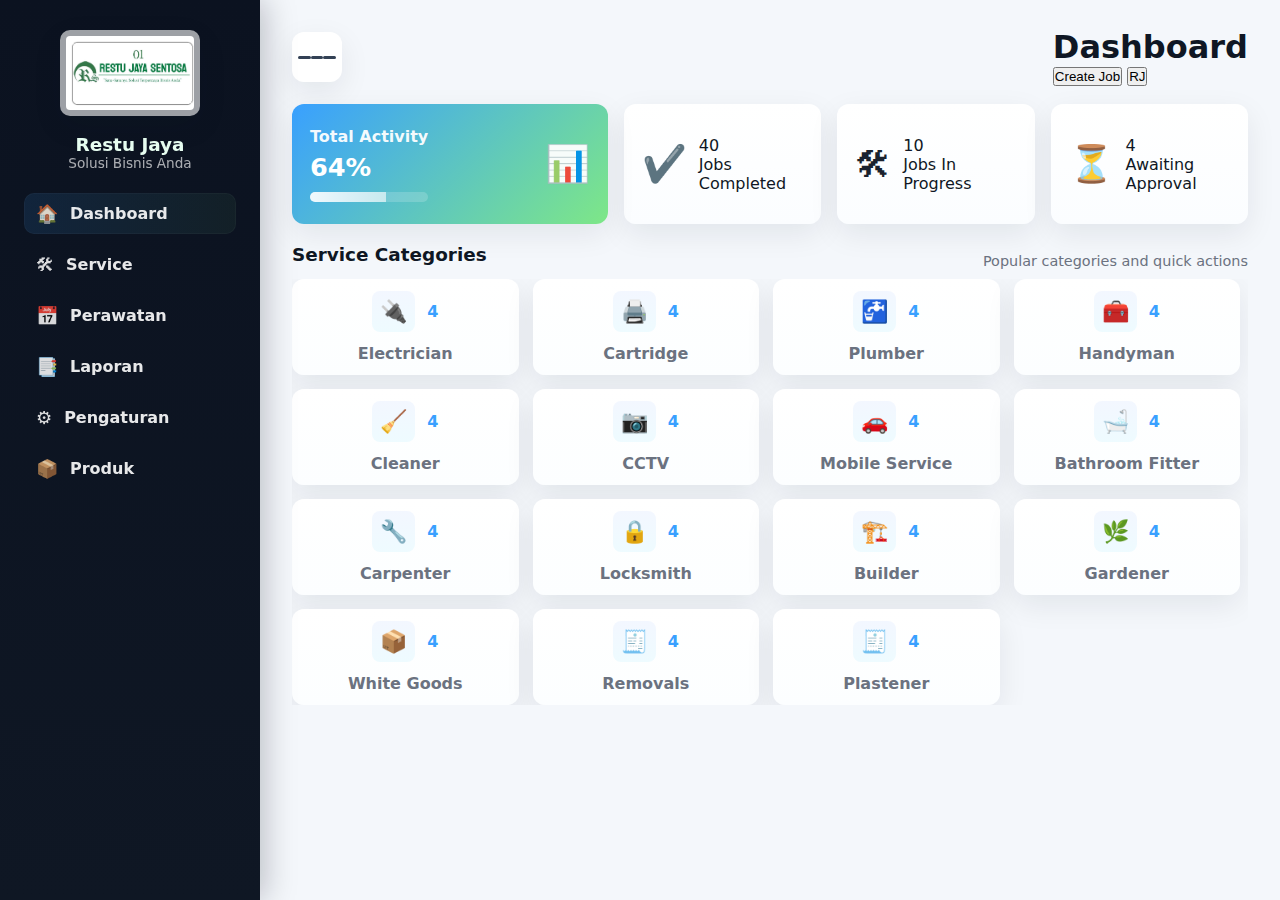
<file: index.html>
<!DOCTYPE html>
<html lang="id">
<head>
  <meta charset="utf-8" />
  <meta name="viewport" content="width=device-width,initial-scale=1" />
  <title>Dashboard - Restu Jaya Sentosa</title>
  <link rel="stylesheet" href="style.css">
</head>
<body>
  <div id="overlay" class="overlay"></div>

  <!-- SIDEBAR -->
  <aside id="sidebar" class="sidebar">
    <div class="brand">
      <img src="Restu Sentosa.jpg" alt="Logo" class="brand-logo">
      <div class="brand-text">
        <h2 class="brand-title">Restu Jaya</h2>
        <p class="tag">Solusi Bisnis Anda</p>
      </div>
    </div>

   <nav class="menu" aria-label="Main menu">
  <a href="index.html" class="menu-item">
    <span class="icon">🏠</span><span class="label">Dashboard</span>
  </a>
  <a href="service.html" class="menu-item">
    <span class="icon">🛠</span><span class="label">Service</span>
  </a>
  <a href="perawatan.html" class="menu-item">
    <span class="icon">📅</span><span class="label">Perawatan</span>
  </a>
  <a href="laporan.html" class="menu-item">
    <span class="icon">📑</span><span class="label">Laporan</span>
  </a>
  <a href="pengaturan.html" class="menu-item">
    <span class="icon">⚙</span><span class="label">Pengaturan</span>
  </a>
  <a href="product.html" class="menu-item active">
    <span class="icon">📦</span><span class="label">Produk</span>
  </a>
</nav>


    
  </aside>

  <!-- MAIN -->
  <div id="main" class="main">
    <header class="topbar">
      <button id="btnBurger" class="burger" aria-label="Toggle menu">
        <span class="burger-line"></span><span class="burger-line"></span><span class="burger-line"></span>
      </button>

      <div class="top-right">
        <h1>Dashboard</h1>
        <div class="top-actions">
          <button class="btn-ghost">Create Job</button>
          <button class="avatar">RJ</button>
        </div>
      </div>
    </header>

    <section class="page">
      <!-- KPI row -->
      <div class="kpi-row">
        <div class="kpi kpi-gradient">
          <div class="kpi-left">
            <div class="kpi-title">Total Activity</div>
            <div class="kpi-percent">64%</div>
            <div class="kpi-bar"><span style="width:64%"></span></div>
          </div>
          <div class="kpi-icon">📊</div>
        </div>

        <div class="kpi card-soft">
          <div class="kpi-icon large">✔️</div>
          <div class="kpi-right">
            <div class="kpi-number">40</div>
            <div class="kpi-label">Jobs Completed</div>
          </div>
        </div>

        <div class="kpi card-soft">
          <div class="kpi-icon large">🛠</div>
          <div class="kpi-right">
            <div class="kpi-number">10</div>
            <div class="kpi-label">Jobs In Progress</div>
          </div>
        </div>

        <div class="kpi card-soft">
          <div class="kpi-icon large">⏳</div>
          <div class="kpi-right">
            <div class="kpi-number">4</div>
            <div class="kpi-label">Awaiting Approval</div>
          </div>
        </div>
      </div>

      <!-- Service grid title -->
      <div class="section-header">
        <h2>Service Categories</h2>
        <p class="muted">Popular categories and quick actions</p>
      </div>

      <!-- service grid (banyak tile seperti permintaan) -->
      <div class="service-grid long">
        <!-- repeatable tile -->
        <div class="service-card">
          <div class="svc-top"><div class="svc-ico">🔌</div><div class="svc-num">4</div></div>
          <div class="svc-label">Electrician</div>
        </div>

        <div class="service-card">
          <div class="svc-top"><div class="svc-ico">🖨️</div><div class="svc-num">4</div></div>
          <div class="svc-label">Cartridge</div>
        </div>

        <div class="service-card">
          <div class="svc-top"><div class="svc-ico">🚰</div><div class="svc-num">4</div></div>
          <div class="svc-label">Plumber</div>
        </div>

        <div class="service-card">
          <div class="svc-top"><div class="svc-ico">🧰</div><div class="svc-num">4</div></div>
          <div class="svc-label">Handyman</div>
        </div>

        <div class="service-card">
          <div class="svc-top"><div class="svc-ico">🧹</div><div class="svc-num">4</div></div>
          <div class="svc-label">Cleaner</div>
        </div>

        <div class="service-card">
          <div class="svc-top"><div class="svc-ico">📷</div><div class="svc-num">4</div></div>
          <div class="svc-label">CCTV</div>
        </div>

        <div class="service-card">
          <div class="svc-top"><div class="svc-ico">🚗</div><div class="svc-num">4</div></div>
          <div class="svc-label">Mobile Service</div>
        </div>

        <div class="service-card">
          <div class="svc-top"><div class="svc-ico">🛁</div><div class="svc-num">4</div></div>
          <div class="svc-label">Bathroom Fitter</div>
        </div>

        <!-- duplicate more tiles to make the page long -->
        <div class="service-card"><div class="svc-top"><div class="svc-ico">🔧</div><div class="svc-num">4</div></div><div class="svc-label">Carpenter</div></div>
        <div class="service-card"><div class="svc-top"><div class="svc-ico">🔒</div><div class="svc-num">4</div></div><div class="svc-label">Locksmith</div></div>
        <div class="service-card"><div class="svc-top"><div class="svc-ico">🏗️</div><div class="svc-num">4</div></div><div class="svc-label">Builder</div></div>
        <div class="service-card"><div class="svc-top"><div class="svc-ico">🌿</div><div class="svc-num">4</div></div><div class="svc-label">Gardener</div></div>
        <div class="service-card"><div class="svc-top"><div class="svc-ico">📦</div><div class="svc-num">4</div></div><div class="svc-label">White Goods</div></div>
        <div class="service-card"><div class="svc-top"><div class="svc-ico">🧾</div><div class="svc-num">4</div></div><div class="svc-label">Removals</div></div>
        <div class="service-card"><div class="svc-top"><div class="svc-ico">🧾</div><div class="svc-num">4</div></div><div class="svc-label">Plastener</div></div>
      </div>

    </section>
  </div>

  <script src="toggle.js"></script>
</body>
</html>
</file>
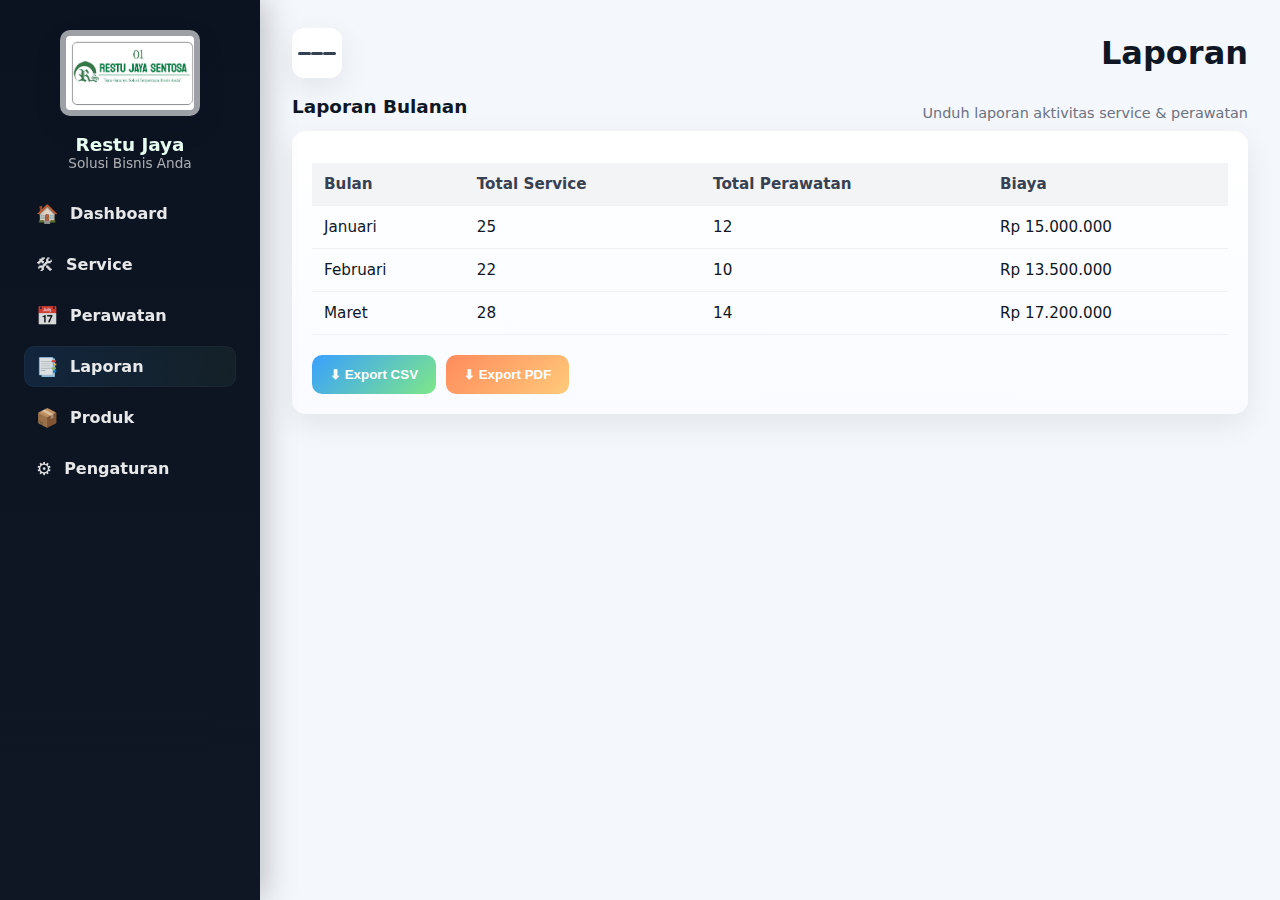
<file: laporan.html>
<!DOCTYPE html>
<html lang="id">
<head>
  <meta charset="UTF-8">
  <meta name="viewport" content="width=device-width,initial-scale=1">
  <title>Laporan - Restu Jaya Sentosa</title>
  <link rel="stylesheet" href="style.css">
</head>
<body>
  <div id="overlay" class="overlay"></div>

  <!-- SIDEBAR -->
  <aside id="sidebar" class="sidebar">
    <div class="brand">
      <img src="Restu Sentosa.jpg" alt="Logo" class="brand-logo">
      <div class="brand-text">
        <h2 class="brand-title">Restu Jaya</h2>
        <p class="tag">Solusi Bisnis Anda</p>
      </div>
    </div>

    <nav class="menu" aria-label="Main menu">
      <a href="index.html" class="menu-item">
        <span class="icon">🏠</span><span class="label">Dashboard</span>
      </a>
      <a href="service.html" class="menu-item">
        <span class="icon">🛠</span><span class="label">Service</span>
      </a>
      <a href="perawatan.html" class="menu-item">
        <span class="icon">📅</span><span class="label">Perawatan</span>
      </a>
      <a href="laporan.html" class="menu-item active">
        <span class="icon">📑</span><span class="label">Laporan</span>
      </a>
      <a href="product.html" class="menu-item">
        <span class="icon">📦</span><span class="label">Produk</span>
      </a>
      <a href="pengaturan.html" class="menu-item">
        <span class="icon">⚙</span><span class="label">Pengaturan</span>
      </a>
    </nav>

    <footer class="sidebar-footer">© 2025 Restu Jaya Sentosa</footer>
  </aside>

  <!-- MAIN -->
  <div id="main" class="main">
    <header class="topbar">
      <button id="btnBurger" class="burger" aria-label="Toggle menu">
        <span class="burger-line"></span>
        <span class="burger-line"></span>
        <span class="burger-line"></span>
      </button>
      <h1>Laporan</h1>
    </header>

    <section class="page">
      <div class="section-header">
        <h2>Laporan Bulanan</h2>
        <p class="muted">Unduh laporan aktivitas service & perawatan</p>
      </div>

      <div class="card-modern">
        <table class="table table-modern">
          <thead>
            <tr>
              <th>Bulan</th>
              <th>Total Service</th>
              <th>Total Perawatan</th>
              <th>Biaya</th>
            </tr>
          </thead>
          <tbody>
            <tr>
              <td>Januari</td><td>25</td><td>12</td><td>Rp 15.000.000</td>
            </tr>
            <tr>
              <td>Februari</td><td>22</td><td>10</td><td>Rp 13.500.000</td>
            </tr>
            <tr>
              <td>Maret</td><td>28</td><td>14</td><td>Rp 17.200.000</td>
            </tr>
          </tbody>
        </table>

        <div style="margin-top:20px; display:flex; gap:10px">
          <button class="btn-gradient">⬇ Export CSV</button>
          <button class="btn-gradient" style="background:linear-gradient(135deg,#ff8b5d,#ffca7a)">⬇ Export PDF</button>
        </div>
      </div>
    </section>
  </div>

  <script src="toggle.js"></script>
</body>
</html>
</file>
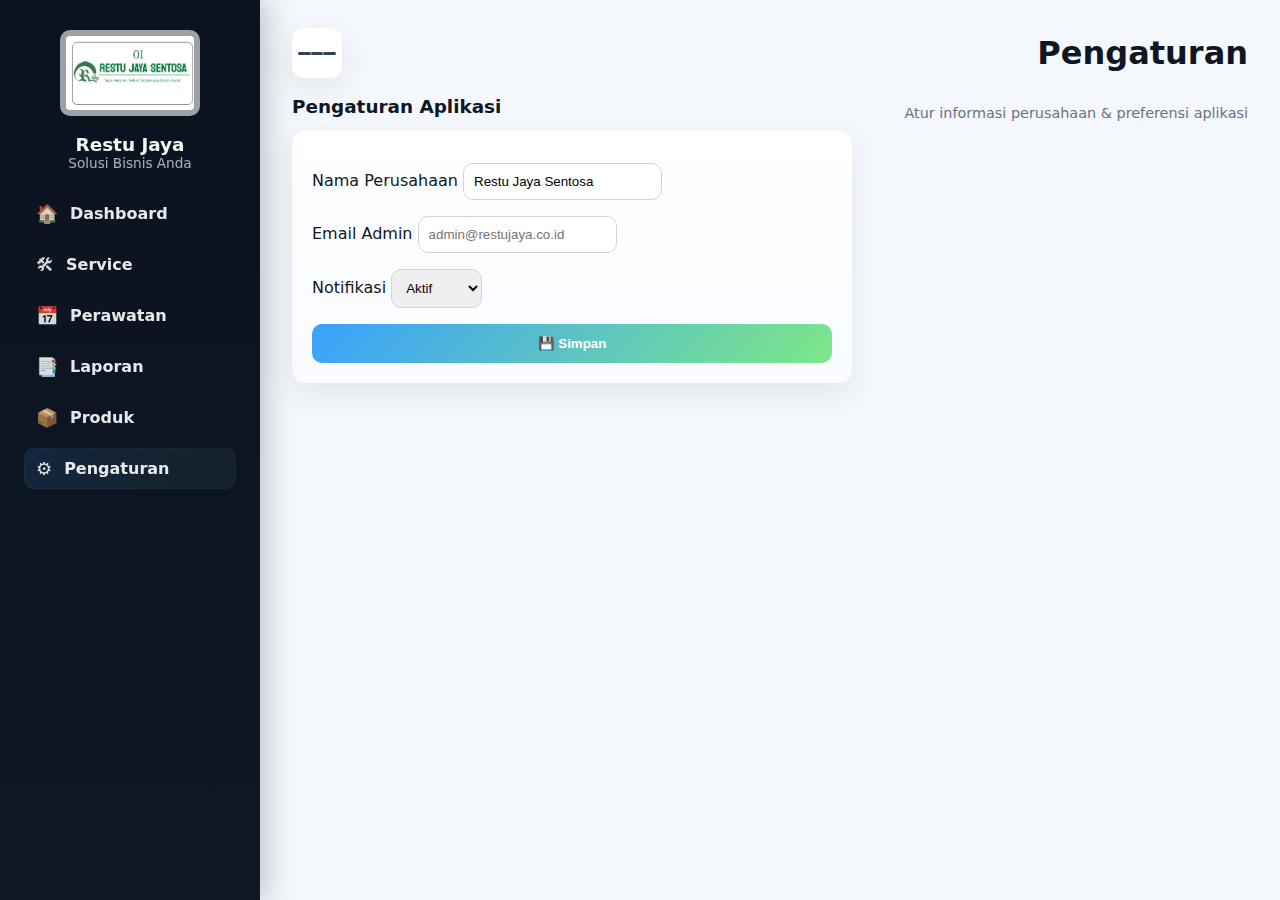
<file: pengaturan.html>
<!DOCTYPE html>
<html lang="id">
<head>
  <meta charset="UTF-8">
  <meta name="viewport" content="width=device-width,initial-scale=1">
  <title>Pengaturan - Restu Jaya Sentosa</title>
  <link rel="stylesheet" href="style.css">
</head>
<body>
  <div id="overlay" class="overlay"></div>

  <!-- SIDEBAR -->
  <aside id="sidebar" class="sidebar">
    <div class="brand">
      <img src="Restu Sentosa.jpg" alt="Logo" class="brand-logo">
      <div class="brand-text">
        <h2 class="brand-title">Restu Jaya</h2>
        <p class="tag">Solusi Bisnis Anda</p>
      </div>
    </div>

    <nav class="menu" aria-label="Main menu">
      <a href="index.html" class="menu-item">
        <span class="icon">🏠</span><span class="label">Dashboard</span>
      </a>
      <a href="service.html" class="menu-item">
        <span class="icon">🛠</span><span class="label">Service</span>
      </a>
      <a href="perawatan.html" class="menu-item">
        <span class="icon">📅</span><span class="label">Perawatan</span>
      </a>
      <a href="laporan.html" class="menu-item">
        <span class="icon">📑</span><span class="label">Laporan</span>
      </a>
      <a href="product.html" class="menu-item">
        <span class="icon">📦</span><span class="label">Produk</span>
      </a>
      <a href="pengaturan.html" class="menu-item active">
        <span class="icon">⚙</span><span class="label">Pengaturan</span>
      </a>
    </nav>

    <footer class="sidebar-footer">© 2025 Restu Jaya Sentosa</footer>
  </aside>

  <!-- MAIN -->
  <div id="main" class="main">
    <header class="topbar">
      <button id="btnBurger" class="burger" aria-label="Toggle menu">
        <span class="burger-line"></span>
        <span class="burger-line"></span>
        <span class="burger-line"></span>
      </button>
      <h1>Pengaturan</h1>
    </header>

    <section class="page">
      <div class="section-header">
        <h2>Pengaturan Aplikasi</h2>
        <p class="muted">Atur informasi perusahaan & preferensi aplikasi</p>
      </div>

      <div class="card-modern" style="max-width:560px">
        <form class="form-modern">
          <label>
            Nama Perusahaan
            <input type="text" value="Restu Jaya Sentosa">
          </label>
          <label>
            Email Admin
            <input type="email" placeholder="admin@restujaya.co.id">
          </label>
          <label>
            Notifikasi
            <select>
              <option>Aktif</option>
              <option>Nonaktif</option>
            </select>
          </label>
          <button type="button" class="btn-gradient">💾 Simpan</button>
        </form>
      </div>
    </section>
  </div>

  <script src="toggle.js"></script>
</body>
</html>
</file>
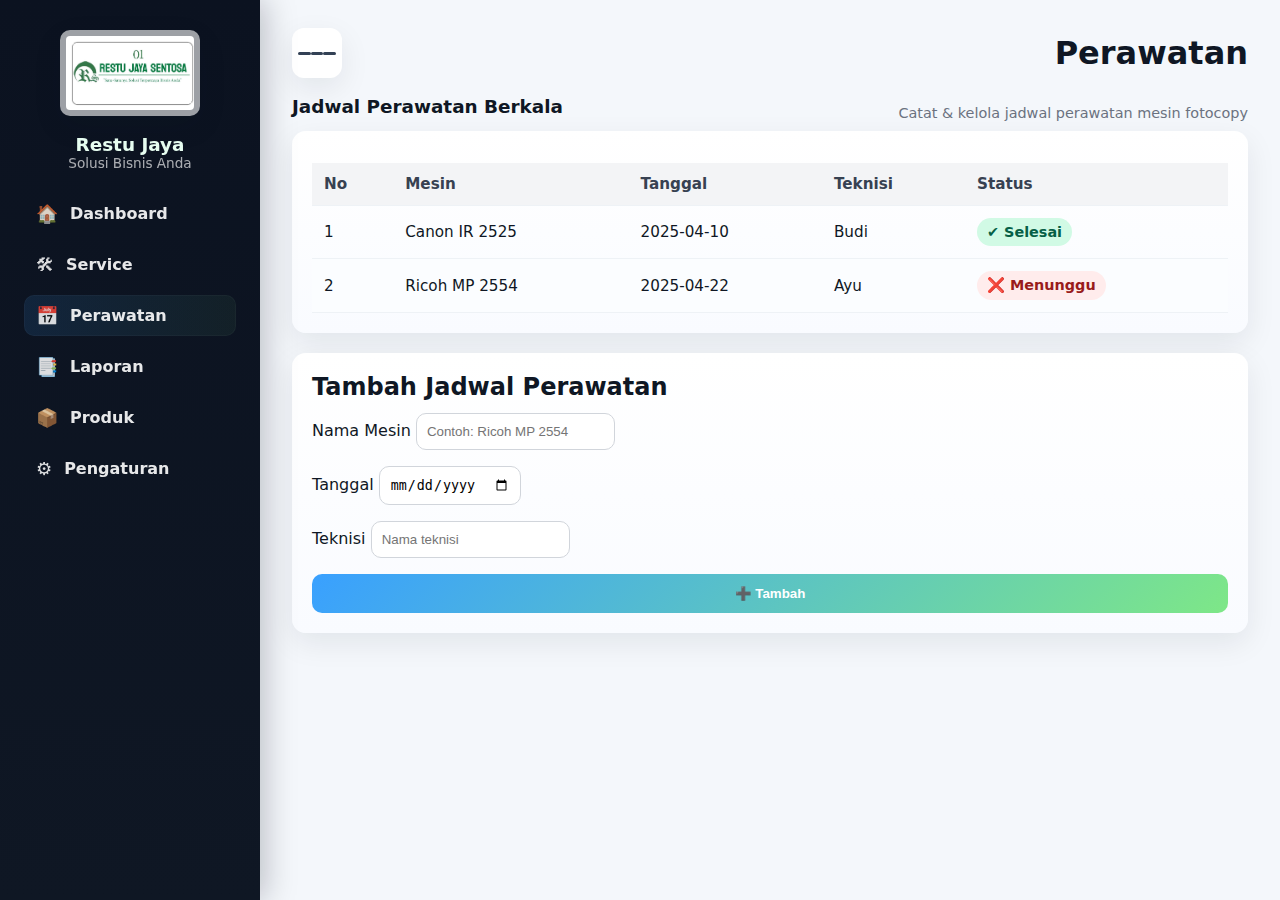
<file: perawatan.html>
<!DOCTYPE html>
<html lang="id">
<head>
  <meta charset="UTF-8">
  <meta name="viewport" content="width=device-width,initial-scale=1">
  <title>Perawatan - Restu Jaya Sentosa</title>
  <link rel="stylesheet" href="style.css">
</head>
<body>
  <div id="overlay" class="overlay"></div>

  <!-- SIDEBAR -->
  <aside id="sidebar" class="sidebar">
    <div class="brand">
      <img src="Restu Sentosa.jpg" alt="Logo" class="brand-logo">
      <div class="brand-text">
        <h2 class="brand-title">Restu Jaya</h2>
        <p class="tag">Solusi Bisnis Anda</p>
      </div>
    </div>

    <nav class="menu" aria-label="Main menu">
      <a href="index.html" class="menu-item">
        <span class="icon">🏠</span><span class="label">Dashboard</span>
      </a>
      <a href="service.html" class="menu-item">
        <span class="icon">🛠</span><span class="label">Service</span>
      </a>
      <a href="perawatan.html" class="menu-item active">
        <span class="icon">📅</span><span class="label">Perawatan</span>
      </a>
      <a href="laporan.html" class="menu-item">
        <span class="icon">📑</span><span class="label">Laporan</span>
      </a>
      <a href="product.html" class="menu-item">
        <span class="icon">📦</span><span class="label">Produk</span>
      </a>
      <a href="pengaturan.html" class="menu-item">
        <span class="icon">⚙</span><span class="label">Pengaturan</span>
      </a>
    </nav>

    <footer class="sidebar-footer">© 2025 Restu Jaya Sentosa</footer>
  </aside>

  <!-- MAIN -->
  <div id="main" class="main">
    <header class="topbar">
      <button id="btnBurger" class="burger" aria-label="Toggle menu">
        <span class="burger-line"></span>
        <span class="burger-line"></span>
        <span class="burger-line"></span>
      </button>
      <h1>Perawatan</h1>
    </header>

    <section class="page">
      <div class="section-header">
        <h2>Jadwal Perawatan Berkala</h2>
        <p class="muted">Catat & kelola jadwal perawatan mesin fotocopy</p>
      </div>

      <!-- Tabel perawatan -->
      <div class="card-modern">
        <table class="table table-modern">
          <thead>
            <tr>
              <th>No</th>
              <th>Mesin</th>
              <th>Tanggal</th>
              <th>Teknisi</th>
              <th>Status</th>
            </tr>
          </thead>
          <tbody>
            <tr>
              <td>1</td><td>Canon IR 2525</td><td>2025-04-10</td><td>Budi</td>
              <td><span class="status done">✔ Selesai</span></td>
            </tr>
            <tr>
              <td>2</td><td>Ricoh MP 2554</td><td>2025-04-22</td><td>Ayu</td>
              <td><span class="status pending">❌ Menunggu</span></td>
            </tr>
          </tbody>
        </table>
      </div>

      <!-- Form tambah perawatan -->
      <div class="card-modern">
        <h2>Tambah Jadwal Perawatan</h2>
        <form class="form-modern">
          <label>
            Nama Mesin
            <input type="text" placeholder="Contoh: Ricoh MP 2554">
          </label>
          <label>
            Tanggal
            <input type="date">
          </label>
          <label>
            Teknisi
            <input type="text" placeholder="Nama teknisi">
          </label>
          <button type="button" class="btn-gradient">➕ Tambah</button>
        </form>
      </div>
    </section>
  </div>

  <script src="toggle.js"></script>
</body>
</html>
</file>
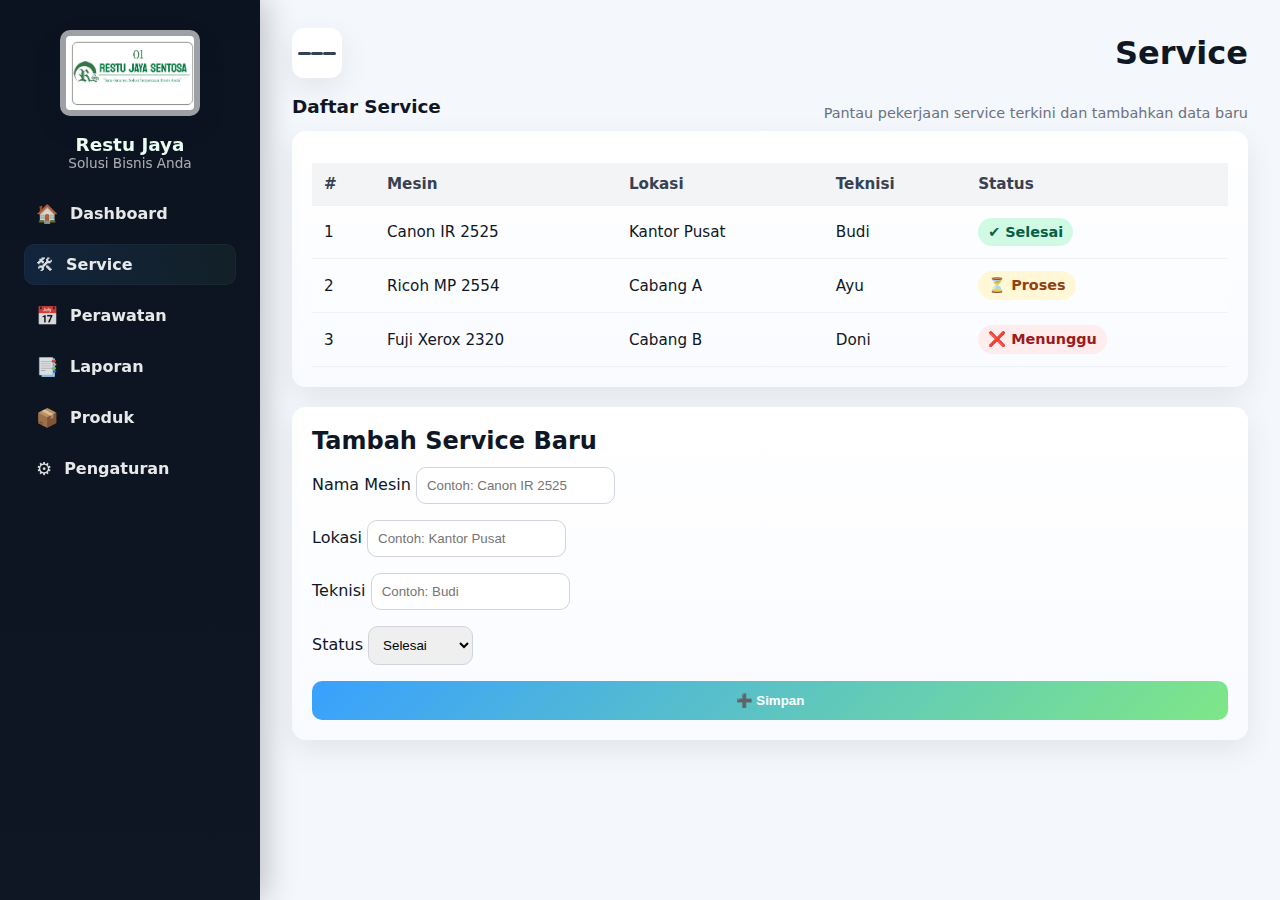
<file: service.html>
<!DOCTYPE html>
<html lang="id">
<head>
  <meta charset="UTF-8">
  <meta name="viewport" content="width=device-width,initial-scale=1">
  <title>Service - Restu Jaya Sentosa</title>
  <link rel="stylesheet" href="style.css">
</head>
<body>
  <div id="overlay" class="overlay"></div>

  <!-- SIDEBAR -->
  <aside id="sidebar" class="sidebar">
    <div class="brand">
      <img src="Restu Sentosa.jpg" alt="Logo" class="brand-logo">
      <div class="brand-text">
        <h2 class="brand-title">Restu Jaya</h2>
        <p class="tag">Solusi Bisnis Anda</p>
      </div>
    </div>

    <nav class="menu" aria-label="Main menu">
      <a href="index.html" class="menu-item">
        <span class="icon">🏠</span><span class="label">Dashboard</span>
      </a>
      <a href="service.html" class="menu-item active">
        <span class="icon">🛠</span><span class="label">Service</span>
      </a>
      <a href="perawatan.html" class="menu-item">
        <span class="icon">📅</span><span class="label">Perawatan</span>
      </a>
      <a href="laporan.html" class="menu-item">
        <span class="icon">📑</span><span class="label">Laporan</span>
      </a>
      <a href="product.html" class="menu-item">
        <span class="icon">📦</span><span class="label">Produk</span>
      </a>
      <a href="pengaturan.html" class="menu-item">
        <span class="icon">⚙</span><span class="label">Pengaturan</span>
      </a>
    </nav>

    <footer class="sidebar-footer">© 2025 Restu Jaya Sentosa</footer>
  </aside>

  <!-- MAIN -->
  <div id="main" class="main">
    <header class="topbar">
      <button id="btnBurger" class="burger" aria-label="Toggle menu">
        <span class="burger-line"></span>
        <span class="burger-line"></span>
        <span class="burger-line"></span>
      </button>
      <h1>Service</h1>
    </header>

    <section class="page">
      <div class="section-header">
        <h2>Daftar Service</h2>
        <p class="muted">Pantau pekerjaan service terkini dan tambahkan data baru</p>
      </div>

      <!-- Tabel daftar service -->
      <div class="card-modern">
        <table class="table table-modern">
          <thead>
            <tr>
              <th>#</th>
              <th>Mesin</th>
              <th>Lokasi</th>
              <th>Teknisi</th>
              <th>Status</th>
            </tr>
          </thead>
          <tbody>
            <tr>
              <td>1</td><td>Canon IR 2525</td><td>Kantor Pusat</td><td>Budi</td>
              <td><span class="status done">✔ Selesai</span></td>
            </tr>
            <tr>
              <td>2</td><td>Ricoh MP 2554</td><td>Cabang A</td><td>Ayu</td>
              <td><span class="status progress">⏳ Proses</span></td>
            </tr>
            <tr>
              <td>3</td><td>Fuji Xerox 2320</td><td>Cabang B</td><td>Doni</td>
              <td><span class="status pending">❌ Menunggu</span></td>
            </tr>
          </tbody>
        </table>
      </div>

      <!-- Form tambah service -->
      <div class="card-modern">
        <h2>Tambah Service Baru</h2>
        <form class="form-modern" id="addServiceForm">
          <label>
            Nama Mesin
            <input type="text" id="mName" placeholder="Contoh: Canon IR 2525">
          </label>
          <label>
            Lokasi
            <input type="text" id="mLoc" placeholder="Contoh: Kantor Pusat">
          </label>
          <label>
            Teknisi
            <input type="text" id="mTech" placeholder="Contoh: Budi">
          </label>
          <label>
            Status
            <select id="mStatus">
              <option value="done">Selesai</option>
              <option value="progress">Proses</option>
              <option value="pending">Menunggu</option>
            </select>
          </label>
          <button type="submit" class="btn-gradient">➕ Simpan</button>
        </form>
      </div>
    </section>
  </div>

  <script src="toggle.js"></script>
  <script>
    document.getElementById('addServiceForm').addEventListener('submit', e => {
      e.preventDefault();
      const tbody = document.querySelector('.table tbody');
      const no = tbody.children.length + 1;
      const name = mName.value || '-';
      const loc = mLoc.value || '-';
      const tech = mTech.value || '-';
      const status = mStatus.value;
      const label = status === 'done'
        ? '✔ Selesai'
        : status === 'progress'
        ? '⏳ Proses'
        : '❌ Menunggu';
      const tr = document.createElement('tr');
      tr.innerHTML = `
        <td>${no}</td>
        <td>${name}</td>
        <td>${loc}</td>
        <td>${tech}</td>
        <td><span class="status ${status}">${label}</span></td>`;
      tbody.appendChild(tr);
      e.target.reset();
    });
  </script>
</body>
</html>
</file>
<file: style.css>
:root{
  --bg:#f4f7fb;
  --sidebar:#0f1724;
  --card:#ffffff;
  --accent1:#39a0ff;
  --accent2:#7ee787;
  --accent3:#ffb86b;
  --muted:#6b7280;
  --shadow: 0 10px 30px rgba(16,24,40,0.08);
  --radius:14px;
  --glass: rgba(255,255,255,0.6);
}

/* Reset */
*{box-sizing:border-box;margin:0;padding:0}
html,body{height:100%}
body{
  font-family:Inter, system-ui, -apple-system, "Segoe UI", Roboto, "Helvetica Neue", Arial;
  background:var(--bg);color:#0f1724;-webkit-font-smoothing:antialiased;
}

/* Overlay */
.overlay{position:fixed;inset:0;background:rgba(0,0,0,0.35);opacity:0;visibility:hidden;transition:opacity .22s,visibility .22s;z-index:80}
.overlay.show{opacity:1;visibility:visible}

/* Sidebar */
.sidebar{position:fixed;left:0;top:0;bottom:0;width:260px;background:linear-gradient(180deg,#0b1220 0%, #0f1724 100%);color:#fff;padding:24px;display:flex;flex-direction:column;gap:18px;z-index:90;transition:width .28s ease,transform .28s;box-shadow: 4px 0 30px rgba(2,6,23,0.25)}
.sidebar.collapsed{ width:84px;padding-left:12px;padding-right:12px;}

/* Brand */
.brand{text-align:center}
.brand-logo{ width:140px;height:auto;border-radius:10px;margin:6px auto 8px;background:var(--glass);padding:6px;box-shadow:var(--shadow)}
.sidebar.collapsed .brand-logo{ width:48px }
.brand-text{ margin-top:6px }
.brand-title{ font-size:1.15rem; font-weight:700; color:#e6fdf0 }
.tag{ color:rgba(255,255,255,0.65); font-size:0.85rem }

/* Menu */
.menu{ display:flex;flex-direction:column;gap:10px;margin-top:4px }
.menu-item{ display:flex;align-items:center;gap:12px;padding:10px 12px;border-radius:10px;color:rgba(255,255,255,0.9);text-decoration:none;transition:background .18s, transform .12s }
.menu-item .icon{ font-size:18px; opacity:0.95 }
.menu-item .label{ font-weight:600; white-space:nowrap }
.menu-item:hover{ background: rgba(255,255,255,0.04); transform:translateY(-2px) }
.menu-item.active{ background:linear-gradient(90deg, rgba(57,160,255,0.12), rgba(126,231,135,0.06)); box-shadow: inset 0 0 0 1px rgba(255,255,255,0.03) }
.sidebar.collapsed .menu-item{ justify-content:center;padding:12px }
.sidebar.collapsed .menu-item .label{ display:none }

/* Sidebar products */
.sidebar-products{ margin-top:12px; border-top:1px solid rgba(255,255,255,0.03); padding-top:12px }
.prod-header{ display:flex; align-items:center; justify-content:space-between; gap:8px; margin-bottom:8px; padding-right:4px }
.prod-header strong{ color:rgba(255,255,255,0.95); font-size:0.95rem }
.prod-toggle{ background:transparent; border:0; color:rgba(255,255,255,0.75); cursor:pointer; font-size:14px; padding:4px 6px; border-radius:6px }
.prod-toggle:hover{ background:rgba(255,255,255,0.03) }
.prod-list{ display:grid; grid-template-columns: repeat(2, minmax(0,1fr)); gap:8px; max-height:320px; overflow:auto; padding-right:6px }
.prod-item{ display:flex; align-items:center; gap:10px; border-radius:8px; padding:6px; text-decoration:none; color:rgba(255,255,255,0.95); cursor:pointer; transition:background .12s, transform .08s; background: transparent; }
.prod-item:hover{ background: rgba(255,255,255,0.03); transform:translateY(-2px) }
.prod-item img{ width:52px; height:40px; object-fit:cover; border-radius:6px; flex-shrink:0; box-shadow: 0 6px 18px rgba(2,6,23,0.35); background:#f3f4f6; display:block }
.prod-item span{ display:inline-block; font-size:0.85rem; color:rgba(255,255,255,0.9); font-weight:700; min-width:22px; text-align:left; margin-left:4px }
.sidebar.collapsed .sidebar-products{ display:none }

/* Main */
.main{ margin-left:260px; padding:28px 32px; transition:margin-left .28s ease; min-height:100vh }
.sidebar.collapsed ~ .main{ margin-left:84px }

/* Topbar */
.topbar{ display:flex;align-items:center;justify-content:space-between;gap:12px;margin-bottom:18px }
.burger{ width:50px;height:50px;border-radius:12px;border:0;background:var(--card);box-shadow:var(--shadow);cursor:pointer;display:flex;align-items:center;justify-content:center;padding:6px }
.burger .burger-line{ display:block;width:24px;height:3px;background:#334155;border-radius:3px;margin:4px 0;transition:transform .28s,opacity .28s }
.burger.expanded .burger-line:nth-child(1){ transform: translateY(7px) rotate(45deg) }
.burger.expanded .burger-line:nth-child(2){ opacity:0 }
.burger.expanded .burger-line:nth-child(3){ transform: translateY(-7px) rotate(-45deg) }

/* KPI row */
.kpi-row{ display:grid; grid-template-columns: 1.6fr repeat(3,1fr); gap:16px; margin-bottom:20px; align-items:stretch }
.kpi{ background:var(--card); border-radius:12px; padding:18px; box-shadow:var(--shadow); display:flex; align-items:center; gap:12px; justify-content:space-between; min-height:120px }
.kpi-gradient{ background: linear-gradient(135deg, var(--accent1), var(--accent2)); color:#062b1a; position:relative; overflow:hidden }
.kpi-left .kpi-title{ font-weight:700; color:rgba(255,255,255,0.95) }
.kpi-percent{ font-size:1.6rem; font-weight:800; margin-top:6px; color:#fff }
.kpi-bar{ height:10px; background: rgba(255,255,255,0.18); border-radius:999px; margin-top:10px; overflow:hidden }
.kpi-bar span{ display:block;height:100%; background:linear-gradient(90deg, rgba(255,255,255,0.9), rgba(255,255,255,0.6)); width:64%; transition:width .6s }
.kpi-icon{ font-size:36px; opacity:0.95 }
.card-soft{ background:linear-gradient(180deg, #ffffff, #fbfdff); }

/* Section header */
.section-header{ display:flex; align-items:flex-end; justify-content:space-between; margin:12px 0 10px }
.section-header h2{ font-size:1.15rem; margin-bottom:4px }
.section-header .muted{ color:var(--muted); font-size:0.9rem }

/* Service grid */
.service-grid{ display:grid; grid-template-columns: repeat(4,1fr); gap:14px; margin-bottom:30px }
.service-grid.long{ max-height:62vh; overflow:auto; padding-right:8px }
.service-card{ background:linear-gradient(180deg,#ffffff,#fcfeff); border-radius:12px;padding:12px;box-shadow:var(--shadow);text-align:center;display:flex;flex-direction:column;gap:12px;align-items:center;justify-content:center }
.svc-top{ display:flex; align-items:center; gap:12px }
.svc-ico{ font-size:22px; background:linear-gradient(180deg,#f3f7ff,#eefbff); padding:8px; border-radius:8px }
.svc-num{ color:var(--accent1); font-weight:800 }
.svc-label{ color:var(--muted); font-weight:700 }

/* Product grid (main) */
.product-grid{ display:grid; grid-template-columns: repeat(auto-fill,minmax(220px,1fr)); gap:16px; margin-bottom:26px }
.product-card{ background: linear-gradient(180deg,#ffffff,#fafcff); border-radius:12px; padding:12px; box-shadow: 0 8px 20px rgba(16,24,40,0.06); text-align:center; transition:transform .18s, box-shadow .18s; display:flex; flex-direction:column; gap:8px; align-items:center; position:relative }
.product-card:hover{ transform:translateY(-6px); box-shadow:0 18px 40px rgba(16,24,40,0.10) }
.product-card img{ width:100%; height:140px; object-fit:cover; border-radius:8px; display:block; background:#f3f4f6 }
.p-name{ font-weight:700; color:#0f1724; font-size:0.95rem }
.p-price{ color:#2563eb; font-weight:600 }
.p-stock{ position:absolute;top:8px;left:8px;background:#f1f5f9;padding:4px 8px;border-radius:8px;font-size:0.8rem }
.p-actions{ display:flex; justify-content:center; gap:8px; margin-top:8px }
.btn-small{ background:#e2e8f0; border:none; border-radius:6px; padding:4px 6px; cursor:pointer }
.btn-small:hover{ background:#cbd5e1 }

/* Modal Produk */
.modal{position:fixed;inset:0;display:none;align-items:center;justify-content:center;background:rgba(0,0,0,0.5);z-index:1000}
.modal.show{display:flex}
.modal-content{background:#fff;padding:20px;border-radius:14px;max-width:480px;width:100%;display:grid;gap:12px}
.preview-imgs{display:flex;gap:10px;flex-wrap:wrap;margin-top:8px}
.preview-box{position:relative}
.preview-box img{width:80px;height:60px;object-fit:cover;border-radius:8px}
.preview-box .remove{position:absolute;top:2px;right:2px;background:red;color:#fff;border:none;border-radius:50%;width:20px;height:20px;font-size:12px;cursor:pointer}

/* Lightbox Produk */
.lightbox{position:fixed;inset:0;background:rgba(0,0,0,0.8);display:none;align-items:center;justify-content:center;z-index:2000;flex-direction:column;color:#fff}
.lightbox.show{display:flex}
.lightbox img{max-width:80%;max-height:70%;border-radius:10px;margin-bottom:10px}
.lightbox .info{max-width:80%;text-align:center}
.lightbox button{background:rgba(255,255,255,0.2);border:none;color:#fff;font-size:20px;cursor:pointer;border-radius:8px;padding:6px 10px;margin:4px}
.lightbox .close{position:absolute;top:20px;right:20px}
.lightbox .nav{position:absolute;top:50%;transform:translateY(-50%)}
.lightbox .prev{left:20px}
.lightbox .next{right:20px}

/* Notifikasi */
.notif{position:fixed;bottom:20px;right:20px;background:linear-gradient(135deg,#39a0ff,#7ee787);color:#fff;padding:12px 20px;border-radius:10px;font-weight:600;box-shadow:0 6px 20px rgba(0,0,0,0.2);opacity:0;visibility:hidden;transition:opacity .3s,transform .3s,visibility .3s;transform:translateY(20px);z-index:3000}
.notif.show{opacity:1;visibility:visible;transform:translateY(0)}

/* Table / Form / Status */
.table{ width:100%; border-collapse:collapse; margin-top:12px; font-size:0.95rem }
.table th, .table td{ padding:12px; border-bottom:1px solid #eef2f6; text-align:left }
.table th{ background:#f3f4f6; color:#374151; font-weight:700; font-size:0.95rem }
.table tbody tr:nth-child(even){ background:#fbfdff }
.status{ display:inline-block; padding:6px 10px; border-radius:999px; font-size:0.9rem; font-weight:700 }
.status.done{ background:#d1fae5; color:#065f46 }
.status.progress{ background:#fff7d6; color:#92400e }
.status.pending{ background:#ffecec; color:#991b1b }
.form{ display:grid; gap:12px; margin-top:12px }
.form label{ display:flex; flex-direction:column; font-size:0.95rem; color:#374151 }
.form input, .form select, .form textarea{ padding:10px; border:1px solid #e6e9ef; border-radius:10px; margin-top:8px; background:#fff; box-shadow: inset 0 1px 0 rgba(16,24,40,0.02) }
.form input:focus, .form select:focus, .form textarea:focus{ outline:none; border-color:var(--accent1); box-shadow:0 6px 18px rgba(57,160,255,0.08) }

/* Buttons */
.btn{ padding:10px 14px; border-radius:10px; border:0; background:var(--accent1); color:#fff; font-weight:700; cursor:pointer }
.btn:hover{ transform:translateY(-2px); box-shadow:0 8px 24px rgba(57,160,255,0.12) }
.btn-gradient{ padding:12px 18px;border:none;border-radius:10px;background:linear-gradient(135deg,var(--accent1),var(--accent2)); color:#fff;font-weight:700;cursor:pointer;transition:transform .18s,box-shadow .18s }
.btn-gradient:hover{ transform:translateY(-3px); box-shadow:0 10px 30px rgba(57,160,255,0.12) }

/* Card modern */
.card-modern{ background: linear-gradient(180deg,#ffffff,#f9fbff); padding:20px;border-radius:14px;box-shadow:var(--shadow);margin-bottom:20px }
.form-modern{ display:grid; gap:16px; margin-top:12px }
.form-modern input, .form-modern select{ padding:10px; border:1px solid #d1d5db; border-radius:10px }

/* Misc */
.muted{ color:var(--muted) }
.sidebar-footer{ display:none }

/* Responsive */
@media (max-width:1200px){ .product-grid{ grid-template-columns: repeat(4,1fr) } }
@media (max-width:1100px){ .kpi-row{ grid-template-columns: 1fr 1fr } .service-grid{ grid-template-columns: repeat(2,1fr) } }
@media (max-width:900px){
  .sidebar{ transform:translateX(-280px); position:fixed }
  .sidebar.open{ transform:translateX(0) }
  .main{ margin-left:0; padding:16px }
  .service-grid{ grid-template-columns: repeat(2,1fr) }
  .sidebar.collapsed{ width:260px }
  .sidebar.collapsed ~ .main{ margin-left:260px }
  .prod-list{ flex-direction:row; gap:6px; max-height:84px; overflow:auto; padding-bottom:6px; grid-template-columns: repeat(4, minmax(0,1fr)) }
  .prod-item{ flex-direction:column; align-items:center; padding:6px 4px }
  .prod-item img{ width:64px; height:46px }
  .prod-item span{ display:none }
}
@media (max-width:700px){ .kpi-row{ grid-template-columns: 1fr; gap:12px } .service-grid{ grid-template-columns: 1fr } }
</file>
